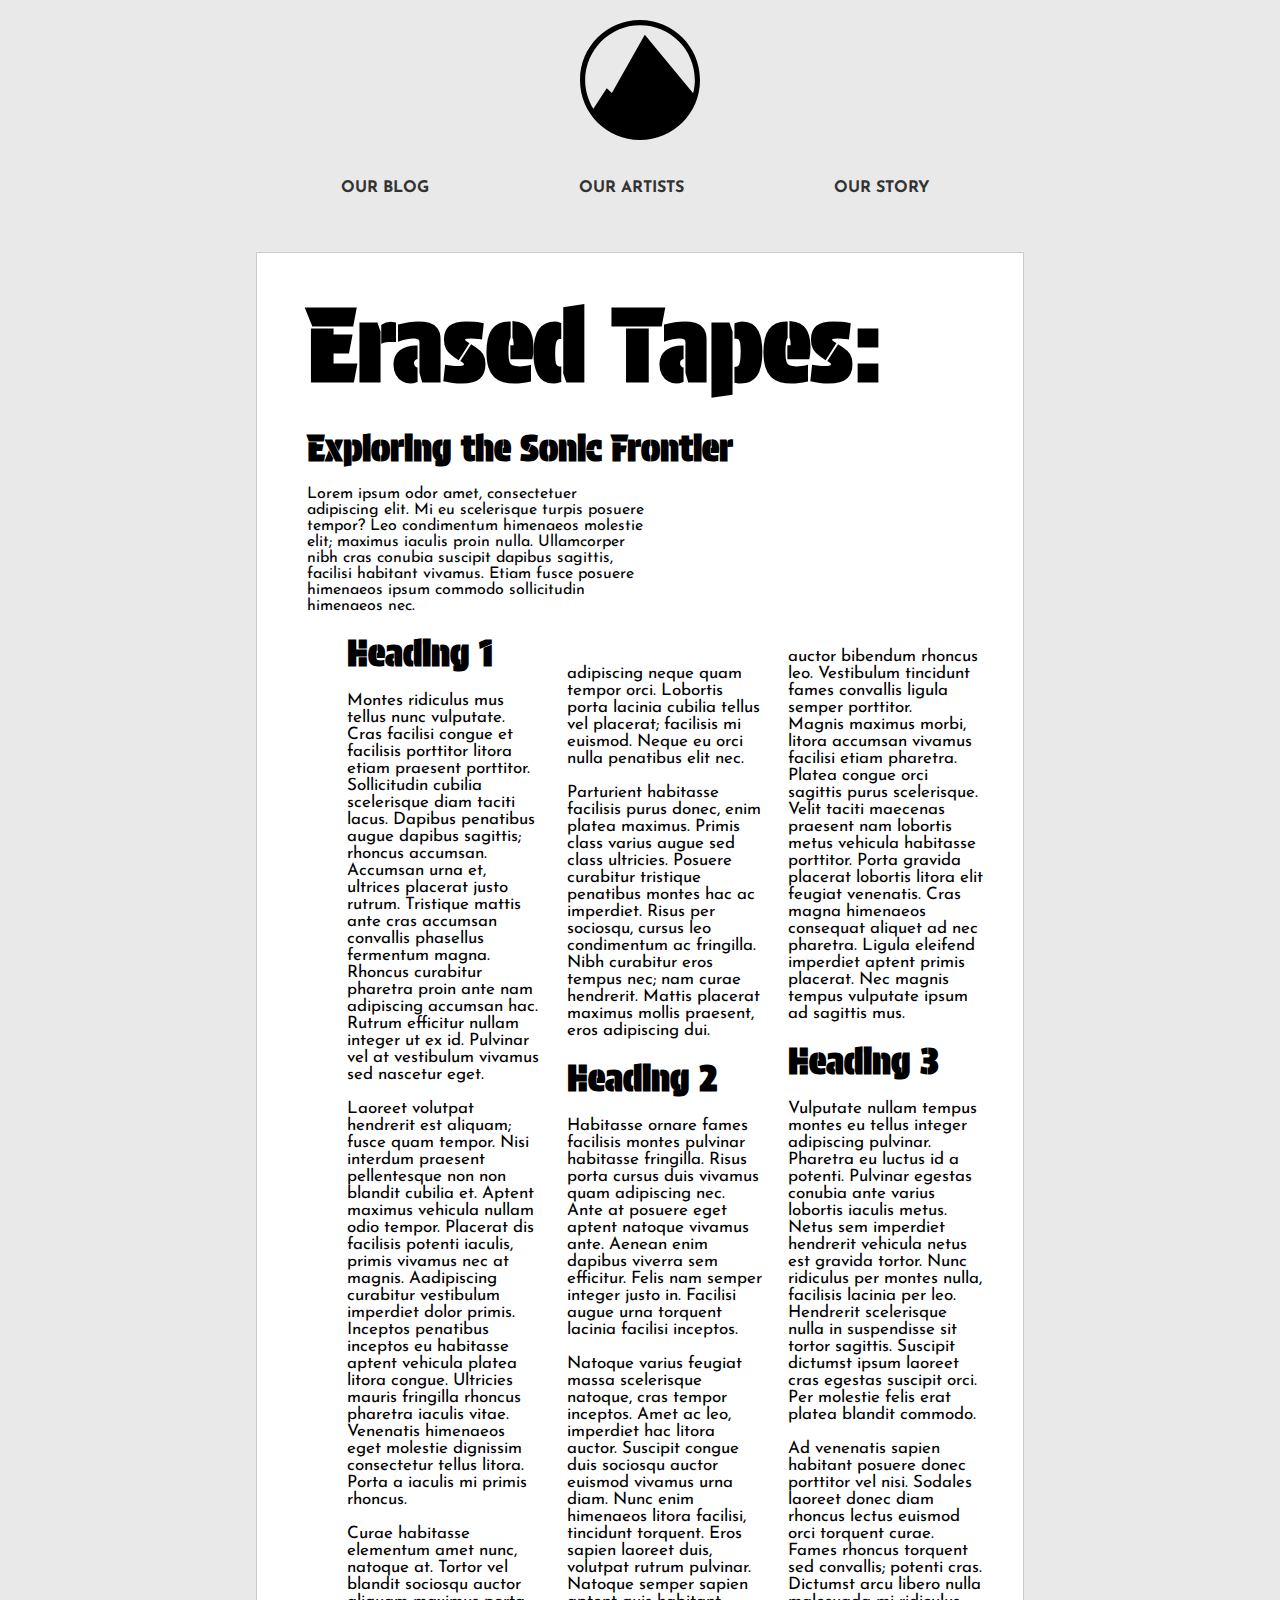
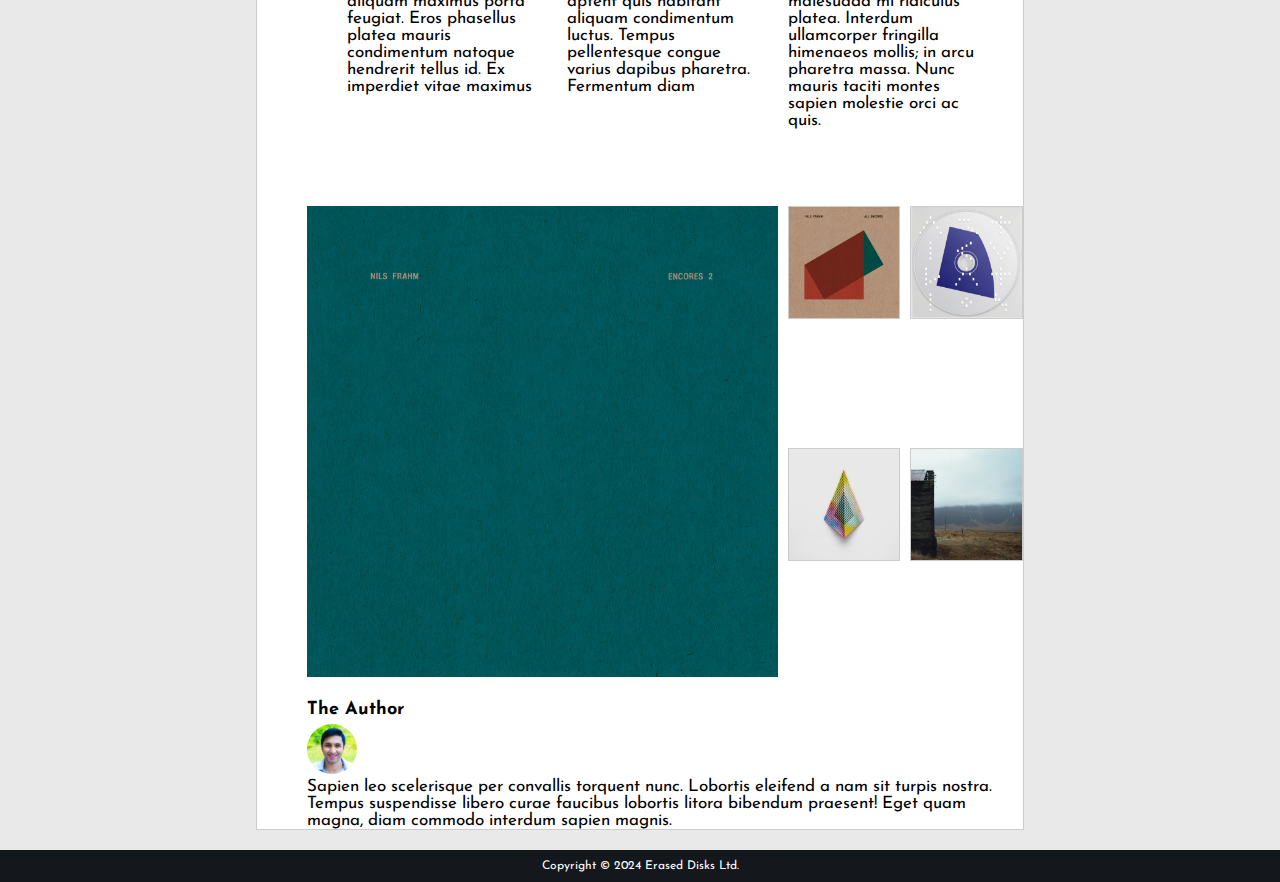
<file: task 1/Desktop wireframe/index.html>
<!DOCTYPE html>
<html lang="en">
<head>
  <meta charset="UTF-8">
  <meta name="viewport" content="width=device-width, initial-scale=1.0">
  <title>Erased Tapes</title>
  <link href="https://fonts.googleapis.com/css2?family=Josefin+Sans&display=swap" rel="stylesheet">
  <link rel="stylesheet" href="style.css">
  <link rel="preconnect" href="https://fonts.googleapis.com">
  <link rel="preconnect" href="https://fonts.gstatic.com" crossorigin>
  <link href="https://fonts.googleapis.com/css2?family=Protest+Guerrilla&display=swap" rel="stylesheet">
</head>
<body>

  <!-- Header with Logo and Navigation -->
  <header>
    <div class="header-container">
      <div class="logo">
        <img src="./Images/logo.svg" alt="Logo">
      </div>
      <br>
      <nav><br><br>
        <a href="#">Our Blog</a>
        <a href="#">Our Artists</a>
        <a href="#">Our Story</a>
      </nav>
    </div>
  </header>

  <!-- Main Content -->
  <main>
    <!-- Introduction Section -->
    <section class="intro"><br><br>

      <h1>Erased Tapes:</h1><br>
    
     <section class="intro h2"> <h2>Exploring the Sonic Frontier</h2><br>
      </section>
      <section>
      <p class="Sub-Heading 2"> Lorem ipsum odor amet, consectetuer adipiscing elit. Mi eu scelerisque
        turpis posuere tempor? Leo condimentum himenaeos molestie elit;
        maximus iaculis proin nulla. Ullamcorper nibh cras conubia suscipit
        dapibus sagittis, facilisi habitant vivamus. Etiam fusce posuere
        himenaeos ipsum commodo sollicitudin himenaeos nec. </p>
    </section>

    <!-- Main Content Section with Three Columns -->
    <section class="section-2">
      <div class="content-grid">
          <div class="content">
            <br>
              <h2>Heading 1</h2><br>
              <p>
                  Montes ridiculus mus tellus nunc vulputate. Cras facilisi congue et
                  facilisis porttitor litora etiam praesent porttitor. Sollicitudin
                  cubilia scelerisque diam taciti lacus. Dapibus penatibus augue
                  dapibus sagittis; rhoncus accumsan. Accumsan urna et, ultrices
                  placerat justo rutrum. Tristique mattis ante cras accumsan convallis
                  phasellus fermentum magna. Rhoncus curabitur pharetra proin ante nam
                  adipiscing accumsan hac. Rutrum efficitur nullam integer ut ex id.
                  Pulvinar vel at vestibulum vivamus sed nascetur eget.<br><br> Laoreet
                  volutpat hendrerit est aliquam; fusce quam tempor. Nisi interdum
                  praesent pellentesque non non blandit cubilia et. Aptent maximus
                  vehicula nullam odio tempor. Placerat dis facilisis potenti iaculis,
                  primis vivamus nec at magnis. Aadipiscing curabitur vestibulum
                  imperdiet dolor primis. Inceptos penatibus inceptos eu habitasse
                  aptent vehicula platea litora congue. Ultricies mauris fringilla
                  rhoncus pharetra iaculis vitae. Venenatis himenaeos eget molestie
                  dignissim consectetur tellus litora. Porta a iaculis mi primis
                  rhoncus.<br><br> Curae habitasse elementum amet nunc, natoque at. Tortor vel
                  blandit sociosqu auctor aliquam maximus porta feugiat. Eros
                  phasellus platea mauris condimentum natoque hendrerit tellus id. Ex
                  imperdiet vitae maximus <br><br><br><br><br><br><br> adipiscing neque quam tempor orci. Lobortis
                  porta lacinia cubilia tellus vel placerat; facilisis mi euismod.
                  Neque eu orci nulla penatibus elit nec.<br><br> Parturient habitasse
                  facilisis purus donec, enim platea maximus. Primis class varius
                  augue sed class ultricies. Posuere curabitur tristique penatibus
                  montes hac ac imperdiet. Risus per sociosqu, cursus leo condimentum
                  ac fringilla. Nibh curabitur eros tempus nec; nam curae hendrerit.
                  Mattis placerat maximus mollis praesent, eros adipiscing dui.
                </p> <br>
          </div>
          <div class="content">
              <h2>Heading 2</h2><br>
              <p>
                  Habitasse ornare fames facilisis montes pulvinar habitasse
                  fringilla. Risus porta cursus duis vivamus quam adipiscing nec. Ante
                  at posuere eget aptent natoque vivamus ante. Aenean enim dapibus
                  viverra sem efficitur. Felis nam semper integer justo in. Facilisi
                  augue urna torquent lacinia facilisi inceptos.<br><br> Natoque varius
                  feugiat massa scelerisque natoque, cras tempor inceptos. Amet ac
                  leo, imperdiet hac litora auctor. Suscipit congue duis sociosqu
                  auctor euismod vivamus urna diam. Nunc enim himenaeos litora
                  facilisi, tincidunt torquent. Eros sapien laoreet duis, volutpat
                  rutrum pulvinar. Natoque semper sapien aptent quis habitant aliquam
                  condimentum luctus. Tempus pellentesque congue varius dapibus
                  pharetra. Fermentum diam <br><br><br><br><br><br> auctor bibendum rhoncus leo. Vestibulum
                  tincidunt fames convallis ligula semper porttitor.<br> Magnis maximus
                  morbi, litora accumsan vivamus facilisi etiam pharetra. Platea
                  congue orci sagittis purus scelerisque. Velit taciti maecenas
                  praesent nam lobortis metus vehicula habitasse porttitor. Porta
                  gravida placerat lobortis litora elit feugiat venenatis. Cras magna
                  himenaeos consequat aliquet ad nec pharetra. Ligula eleifend
                  imperdiet aptent primis placerat. Nec magnis tempus vulputate ipsum
                  ad sagittis mus.
                </p>
          </div>
          <br>
          <div class="content">
              <h2>Heading 3</h2><br>
              <p>
                  Vulputate nullam tempus montes eu tellus integer adipiscing
                  pulvinar. Pharetra eu luctus id a potenti. Pulvinar egestas conubia
                  ante varius lobortis iaculis metus. Netus sem imperdiet hendrerit
                  vehicula netus est gravida tortor. Nunc ridiculus per montes nulla,
                  facilisis lacinia per leo. Hendrerit scelerisque nulla in
                  suspendisse sit tortor sagittis. Suscipit dictumst ipsum laoreet
                  cras egestas suscipit orci. Per molestie felis erat platea blandit
                  commodo.<br><br> Ad venenatis sapien habitant posuere donec porttitor vel
                  nisi. Sodales laoreet donec diam rhoncus lectus euismod orci
                  torquent curae. Fames rhoncus torquent sed convallis; potenti cras.
                  Dictumst arcu libero nulla malesuada mi ridiculus platea. Interdum
                  ullamcorper fringilla himenaeos mollis; in arcu pharetra massa. Nunc
                  mauris taciti montes sapien molestie orci ac quis.
                </p>
          </div>
      </div>
  </section>

    <!-- Albums Section -->
    <section class="albums">
      <div class="featured-album">
          <img src="Images/encores-2.jpg" alt="Image 1">
      </div>
      <div class="album-covers">
          <img src="Images/all-encores.jpg" alt="Image 2">
          <img src="Images/articulation.jpg" alt="Image 3">
          <img src="Images/blurred.jpg" alt="Image 4">
          <img src="Images/eulogy-for-evolution.jpg" alt="Image 5">
      </div>
</section>

    <!-- Author Section -->
    <section class="author">
      <h3>The Author</h3>
      <div class="profile">
        <img src="./Images/profile_picture.jpg" alt="Author Profile">
      </div>
      <p>Sapien leo scelerisque per convallis torquent nunc. Lobortis eleifend a nam sit turpis nostra. Tempus suspendisse libero curae faucibus lobortis litora bibendum praesent! Eget quam magna, diam commodo interdum sapien magnis.</p>
    </section>
  </main>

  <!-- Footer -->
  <footer>
    <p>Copyright © 2024 Erased Disks Ltd.</p>
  </footer>
</body>
</html>
</file>
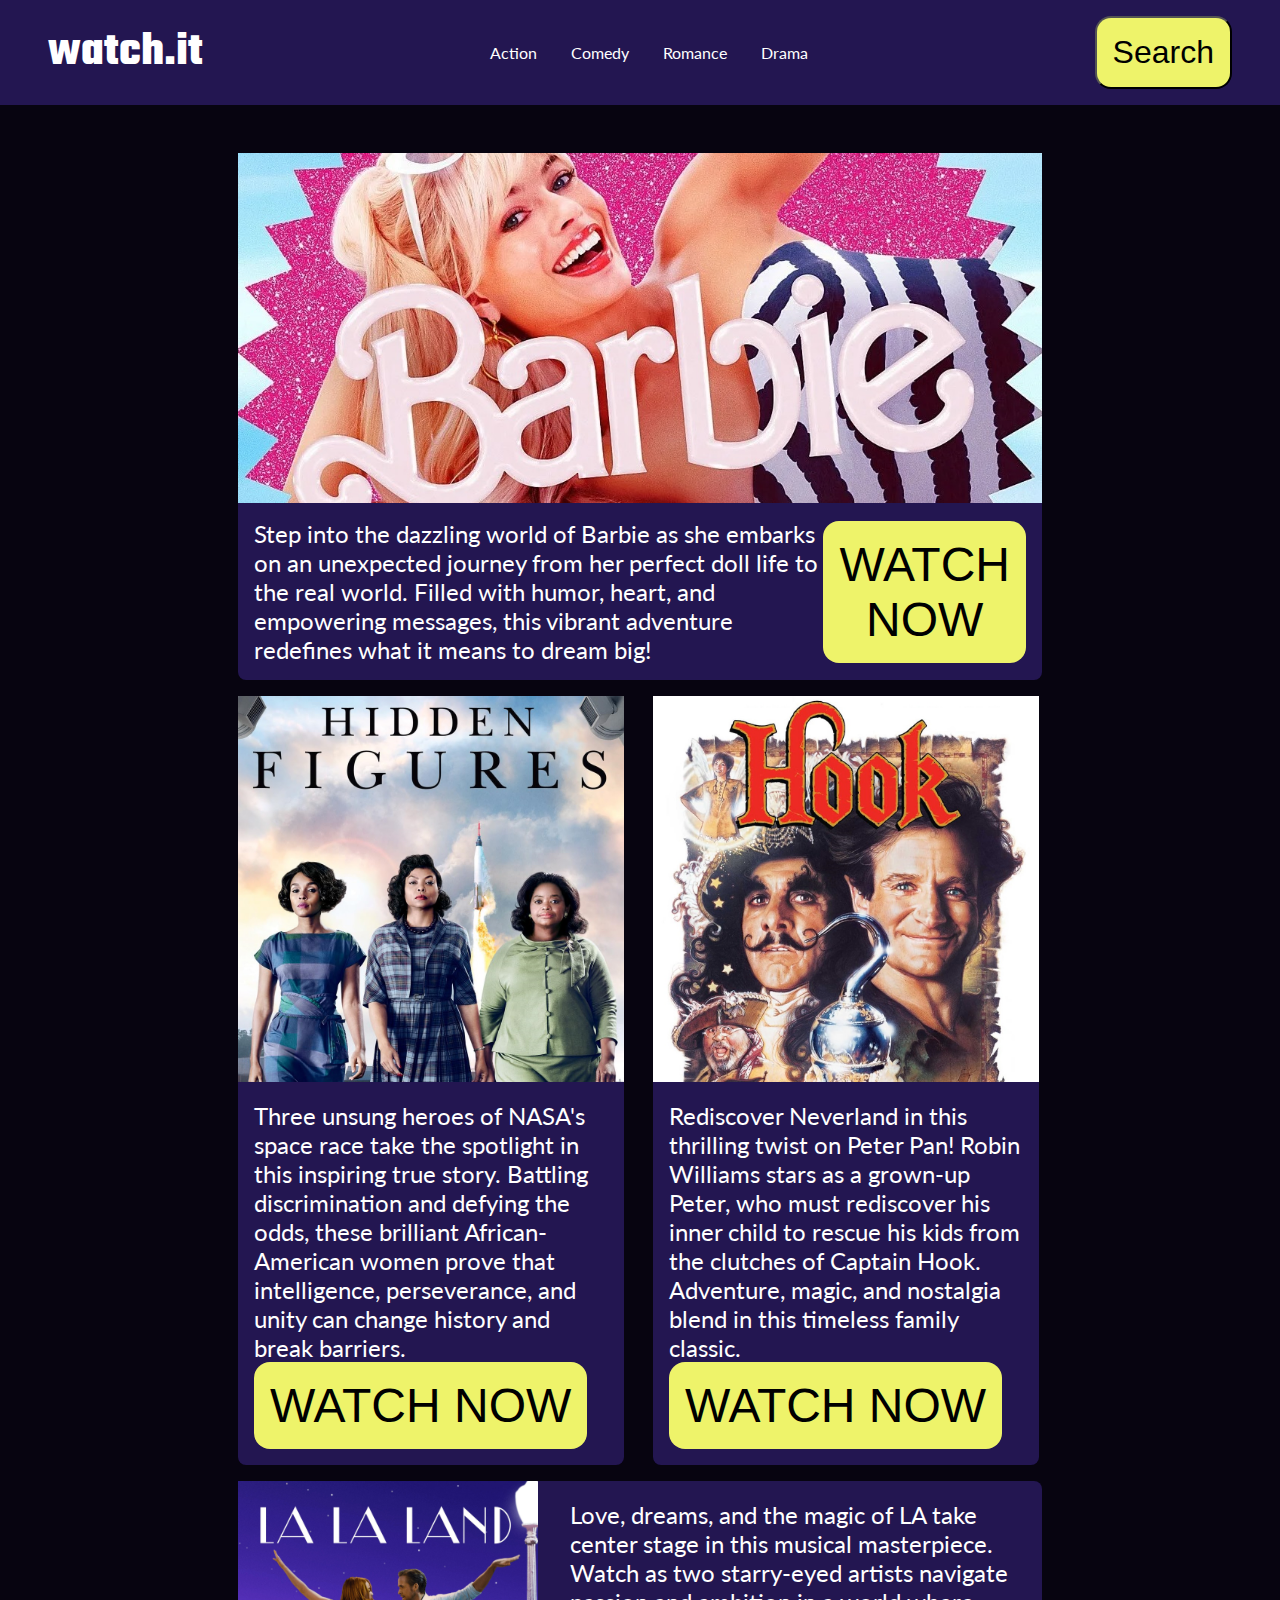
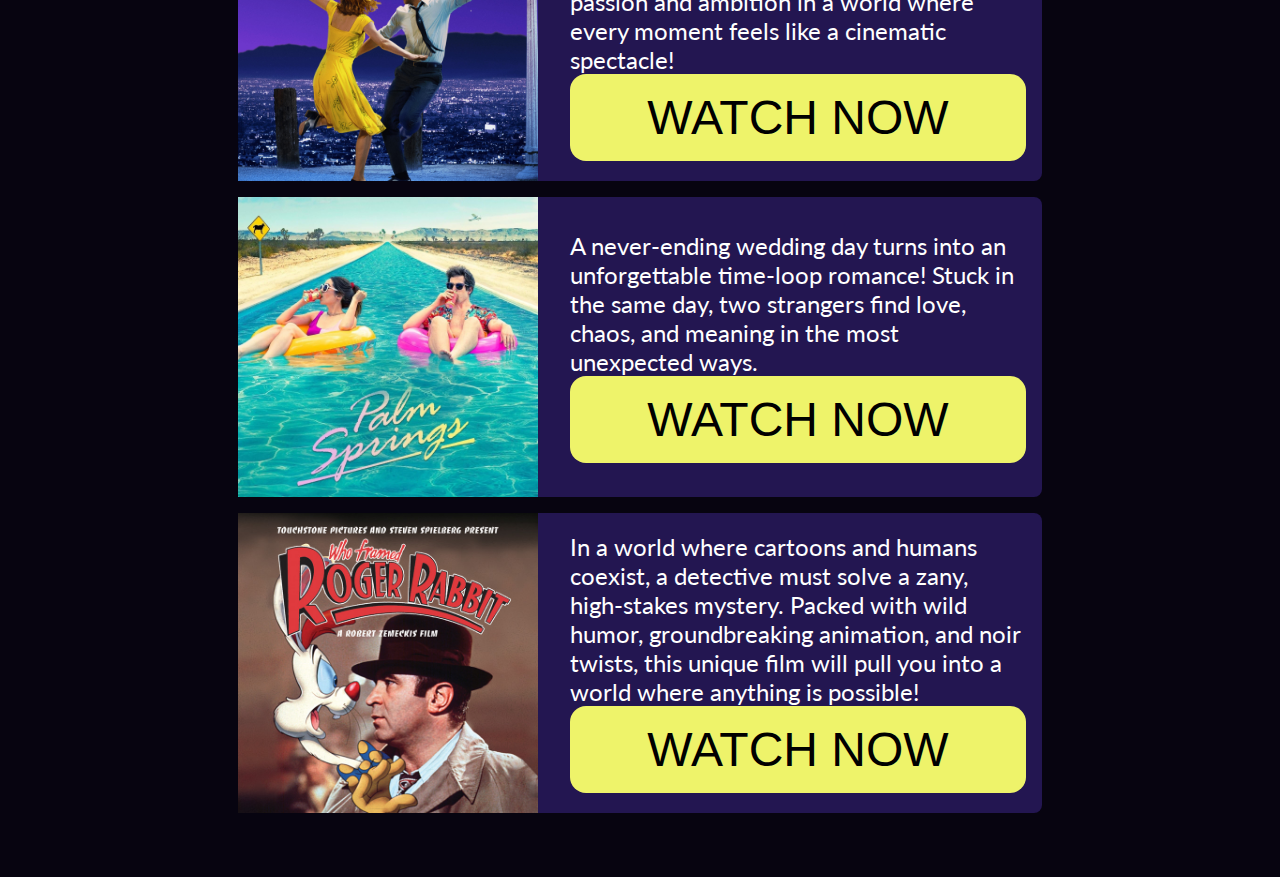
<file: task 2/Task 2/index.html>
<!DOCTYPE html>
<html lang="en">
  <head>
    <meta charset="UTF-8" />
    <meta name="viewport" content="width=device-width, initial-scale=1.0" />
    <title>watch.it - Movie Streaming</title>

    <!-- Linking External CSS File -->
    <link rel="stylesheet" href="style.css" />

    <!-- Google Fonts for Typography -->
    <link
      href="https://fonts.googleapis.com/css2?family=Lato:wght@400;700&family=Teko:wght@400;700&display=swap"
      rel="stylesheet"
    />
  </head>
  <body>
    <!-- Navigation Bar -->
    <header>
      <!-- Website Title -->
      <h1>watch.it</h1>

      <!-- Navigation Links -->
      <nav>
        <a href="#">Action</a>
        <a href="#">Comedy</a>
        <a href="#">Romance</a>
        <a href="#">Drama</a>
      </nav>

      <button>Search</button>
    </header>

    <!-- Main Content Section -->
    <main class="container">
      <!-- Movies Grid Section -->
      <section class="movie-grid">
        <!-- Featured Movie -->
        <div class="featured movie">
          <!-- Movie Poster -->
          <img
            src="Images/barbie.jpg"
            alt="Featured Movie Poster"
            class="movie-poster"
          />
          <div class="movie-details">
            <!-- Movie Description -->
            <p>
              Step into the dazzling world of Barbie as she embarks on an
              unexpected journey from her perfect doll life to the real world.
              Filled with humor, heart, and empowering messages, this vibrant
              adventure redefines what it means to dream big!
            </p>
            <!-- Watch Now Button -->
            <button>WATCH NOW</button>
          </div>
        </div>

        <!-- Second Movie -->
        <div class="movie">
          <img
            src="Images/hidden-figures.jpg"
            alt="Movie Poster 2"
            class="movie-poster"
          />
          <div class="movie-details">
            <p>
              Three unsung heroes of NASA's space race take the spotlight in
              this inspiring true story. Battling discrimination and defying the
              odds, these brilliant African-American women prove that
              intelligence, perseverance, and unity can change history and break
              barriers.
            </p>
            <button>WATCH NOW</button>
          </div>
        </div>

        <!-- Third Movie -->
        <div class="movie">
          <img
            src="Images/hook.jpg"
            alt="Movie Poster 3"
            class="movie-poster"
          />
          <div class="movie-details">
            <p>
              Rediscover Neverland in this thrilling twist on Peter Pan! Robin
              Williams stars as a grown-up Peter, who must rediscover his inner
              child to rescue his kids from the clutches of Captain Hook.
              Adventure, magic, and nostalgia blend in this timeless family
              classic.
            </p>
            <button>WATCH NOW</button>
          </div>
        </div>

        <!-- Fourth Movie -->
        <div class="movie">
          <img
            src="Images/la-la-land.jpg"
            alt="Movie Poster 4"
            class="movie-poster"
          />
          <div class="movie-details">
            <p>
              Love, dreams, and the magic of LA take center stage in this
              musical masterpiece. Watch as two starry-eyed artists navigate
              passion and ambition in a world where every moment feels like a
              cinematic spectacle!
            </p>
            <button>WATCH NOW</button>
          </div>
        </div>

        <!-- Fifth Movie -->
        <div class="movie">
          <img
            src="Images/palm-springs.jpg"
            alt="Movie Poster 5"
            class="movie-poster"
          />
          <div class="movie-details">
            <p>
              A never-ending wedding day turns into an unforgettable time-loop
              romance! Stuck in the same day, two strangers find love, chaos,
              and meaning in the most unexpected ways.
            </p>
            <button>WATCH NOW</button>
          </div>
        </div>

        <!-- Sixth Movie -->
        <div class="movie">
          <img
            src="Images/who-framed-roger-rabbit.jpg"
            alt="Movie Poster 6"
            class="movie-poster"
          />
          <div class="movie-details">
            <p>
              In a world where cartoons and humans coexist, a detective must
              solve a zany, high-stakes mystery. Packed with wild humor,
              groundbreaking animation, and noir twists, this unique film will
              pull you into a world where anything is possible!
            </p>
            <button>WATCH NOW</button>
          </div>
        </div>
      </section>
    </main>
  </body>
</html>
</file>
<file: task 2/Task 2/style.css>
* {
  margin: 0;
  padding: 0;
  box-sizing: border-box;
}

body {
  font-family: "Lato", sans-serif;
  color: #ffffff;
  background-color: #070410;
}

header {
  display: flex;
  align-items: center;
  justify-content: space-between;
  padding: 16px;
  background-color: #231651;
  color: #ffffff;
  flex-wrap: wrap;
}

header h1 {
  font-family: "Teko", sans-serif;
  font-size: 2em;
}

header nav a {
  margin: 0 15px;
  color: #ffffff;
  text-decoration: none;
  font-size: 1em;
}

header button {
  padding: 16px;
  font-size: 2em;
  background-color: #eef36a;
  color: black;
  border-radius: 16px;
}

.container {
  max-width: 900px;
  margin: auto;
}

.movie-grid {
  display: flex;
  justify-content: space-between;
  gap: 48px;
}

.movie {
  width: 48%;
  background-color: #231651;
  border-radius: 8px;
  gap: 16px;
  display: flex;
  flex-direction: column;
  align-items: center;
}

.movie .movie-poster {
  width: 100%;
  height: auto;
}

.movie .movie-details {
  padding: 16px;
  font-size: 1.5em;
}

.movie .movie-details button {
  padding: 16px;
  font-size: 2em;
  background-color: #eef36a;
  color: black;
  border: none;
  cursor: pointer;
  border-radius: 16px;
}

.movie-poster {
  width: 50%;
  height: auto;
}

.movie-details button {
  padding: 15px 60px;
  font-size: 1.2em;
  background-color: #ff6584;
  color: #ffffff;
  border: none;
  cursor: pointer;
  border-radius: 4px;
}

@media (min-width: 360px) and (max-width: 720px) {
  header {
    padding: 16px;
  }

  header h1 {
    font-size: 2em;
  }

  .container {
    padding: 16px;
  }

  .featured-movie {
    display: flex;
    background-color: #231651;
    padding: 16px;
    margin-top: 32px;
    border-radius: 8px;
    gap: 16px;
  }

  .featured-movie .movie-details {
    flex-direction: column;
    display: flex;
    justify-content: space-between;
  }
  .featured-movie .movie-poster {
    width: 100%;
    height: auto;
  }

  .movie .movie-details button {
    width: 100%;
  }

  .movie-grid {
    flex-direction: column;
  }
  .movie,
  .movie .movie-poster {
    width: 100%;
  }

  .single-movie {
    flex-direction: column;
  }

  .single-movie .movie-poster,
  .single-movie .movie-details {
    width: 100%;
  }

  header nav {
    display: none;
  }
}

@media (min-width: 720px) and (max-width: 1024px) {
  .movie-grid {
    display: grid;
    grid-template-columns: repeat(2, 1fr);
    gap: 32px;
    margin-top: 32px;
    margin-bottom: 32px;
  }

  .movie {
    width: 100%;
    margin-inline: auto;
  }

  .movie-details p {
    min-height: 316px;
  }

  .movie .movie-details button {
    width: 100%;
  }
}

@media (min-width: 1025px) {
  header {
    padding: 16px 48px;
  }

  header h1 {
    font-size: 3em;
  }

  .container {
    padding: 48px;
  }

  .movie-grid {
    display: inline-block;
  }

  .movie {
    display: inline-block;
    margin-bottom: 16px;
  }

  .movie:nth-child(2) {
    margin-right: 25px;
  }

  .featured {
    width: 100%;
    display: block;
    margin-bottom: 16px;
  }

  .featured .movie-poster {
    display: block;
    width: 100%;
    height: 350px;
    object-fit: cover;
  }

  .featured .movie-details {
    width: 100%;
    display: flex;
    flex-direction: row;
    align-items: center;
  }

  .movie:nth-child(n + 4) {
    width: 100%;
    display: flex;
    flex-direction: row;
    margin-bottom: 16px;
    gap: 16px;
  }

  .movie:nth-child(n + 4) .movie-poster {
    width: 50%;
    height: 300px;
  }

  .movie:nth-child(n + 4) .movie-details button {
    width: 100%;
  }
}
</file>
<file: task 1/Desktop wireframe/style.css>
/* Reset margins and padding */
* {
  margin: 0;
  padding: 0;
  box-sizing: border-box;
}

/* Body styling */
body {
  font-family: 'Josefin Sans', sans-serif;
  background-color: #e9e9e9;
  color: #000000;
}
h1,h2{
  font-family: "Protest Guerrilla", sans-serif;
}

/* Header styling */
header {
  text-align: center;
  background-color: #e9e9e9;
  padding: 20px 0;
  
}

.header-container {
  text-align: center;
}

.logo img {
  width: 120px;
  height: auto;
  margin-bottom: 20px;
  text-align: center;
}

nav {
  display: flex;
  justify-content: center;
  gap: 150px;
  text-align: left;
  position: relative;
  left: -80px;
}

nav a {
  text-decoration: none;
  color: #333;
  font-weight: bold;
  text-transform: uppercase;
  align-items: center;
}

/* Main content container styling */
main {
  width: 60%;
  margin: 20px auto;
  background-color: white;
  padding-left: 50px;
  border: 1px solid #ccc;
  align-items: center;

}

/* Intro section styling */
.intro h1 {
  font-size: 100px;
  margin-bottom: 5px;
  color: black;
}

.intro h2 {
font-size: 36px;

}

.Sub-Heading {
  font-size: 16px;
  padding-right: 370px;
}



/* Content Section Styling */
.content-grid {
  padding: 40px;
  padding-top: 0px;
  font-size: 17px;
  column-count: 3;
  column-gap: 25px;
}

.column {
  flex: 1;
  padding: 15px;
  background-color: #f7f7f7;
  border: 1px solid #ccc;
  border-radius: 4px;
}

.column h3 {
  font-size: 18px;
  font-weight: bold;
  margin-bottom: 10px;
  text-align: center;
}

.column p {
  font-size: 14px;
  line-height: 1.5;
  text-align: justify;
}

/* Albums section styling for wireframe look */
.albums {
  display: grid;
  grid-template-columns: 2fr 1fr;
  gap: 10px;
  margin-top: 20px;
}

.featured-album img {
  width: 100%;
  height: auto;
}

.album-covers {
  display: grid;
  grid-template-columns: 1fr 1fr;
  gap: 10px;
}

.album-covers img {
  width: 100%;
  height: auto;
  border: 1px solid #ccc;
  background-color: #f7f7f7;
}

/* Author section styling */
.author {
  text-align: left;
  margin-top: 20px;
}

.profile img {
  width: 50px;
  height: 50px;
  border-radius: 50%;
}

.author h3 {
  font-size: 18px;
  margin-bottom: 5px;
}

.author p {
  font-size: 17px;
}



/* Footer styling */
footer {
  text-align: center;
  padding: 10px;
  font-size: 12px;
  background-color: #14181d;
  color: white;
}
/* Responsive Design for Small Mobile Screens */
@media (max-width: 360px) and (min-width:540px) {
  .logo img {
      width: 80px;
  }
  
  .intro h1 {
      font-size: 24px;
  }
  
  .intro h2 {
      font-size: 16px;
  }
  
  nav a {
      font-size: 12px;
  }
  
  .content h1 {
      font-size: 18px;
  }
  
  .content p {
      font-size: 13px;
  }
  
  .albums {
      grid-template-columns: 1fr;
  }
  
  .profile img {
      width: 60px;
      height: 60px;
  }
  
  footer {
      font-size: 10px;
  }
}
@media (max-width: 540px) and (min-width:720px) {
/* Reset margins and padding */
* {
  margin: 0;
  padding: 0;
  box-sizing: border-box;
}

/* Body styling */
body {
  font-family: 'Josefin Sans', sans-serif;
  background-color: #e9e9e9;
  color: #000000;
}

/* Header styling */
header {
  background-color: #e9e9e9;
  padding: 10px 0;
  border-bottom: 1px solid #ccc;
  text-align: center;
}

.header-container {
  text-align: center;
}

.logo img {
  width: 120px;
  height: auto;
}

nav {
  display: flex;
  justify-content: center;
  gap: 90px;
  margin-top: 10px;
}

nav a {
  text-decoration: none;
  color: #000000;
  font-weight: bold;
  font-size: 18px;
}

/* Main content container styling */
main {
  width: 90%;
  margin: 20px auto;
  background-color: white;
  padding: 10px;
  border: 1px solid #ccc;
}

/* Intro section styling */
.intro h1 {
  font-size: 45px;
  margin-bottom: 5px;
  text-align: center;
}

.intro h2 {
  font-size: 45px;
  color: #000000;
  margin-bottom: 10px;
  text-align: center;
}

.intro p {
  font-size: 14px;
}

/* Content Section Styling */
.content-section .content {
  margin-bottom: 20px;
}

.content h1 {
  font-size: 18px;
  margin-bottom: 5px;
  text-align: center;
}

.content p {
  font-size: 14px;
  line-height: 1.5;
}

/* Albums section styling */
.albums {
  display: grid;
  grid-template-columns: 1fr;
  gap: 10px;
  margin-top: 20px;
}

.album-cover img {
  width: 100%;
  height: auto;
  border: 1px solid #ccc;
  background-color: #f7f7f7;
}

/* Author section styling */
.author {
  text-align: center;
  margin-top: 20px;
}

.profile img {
  width: 100px;
  height: 100px;
  border-radius: 50%;
}

.author h3 {
  font-size: 18px;
  margin-top: 10px;
}

.author p {
  font-size: 14px;
  margin-top: 10px;
}

/* Footer styling */
footer {
  text-align: center;
  padding: 10px;
  font-size: 12px;
  background-color: #14181d;
  color: white;
}
}



/* Responsive Design for Tablet Layout */
@media (min-width: 600px) and (max-width: 1024px) {
  .content-section {
    flex-direction: row;
    flex-wrap: wrap;
    gap: 15px;
  }

  .content {
    flex: 1 1 45%;
  }

  nav {
    gap: 30px;
  }

  .albums {
    grid-template-columns: repeat(auto-fit, minmax(140px, 1fr));
  }

  .profile img {
    width: 120px;
    height: 120px;
  }
}
</file>
